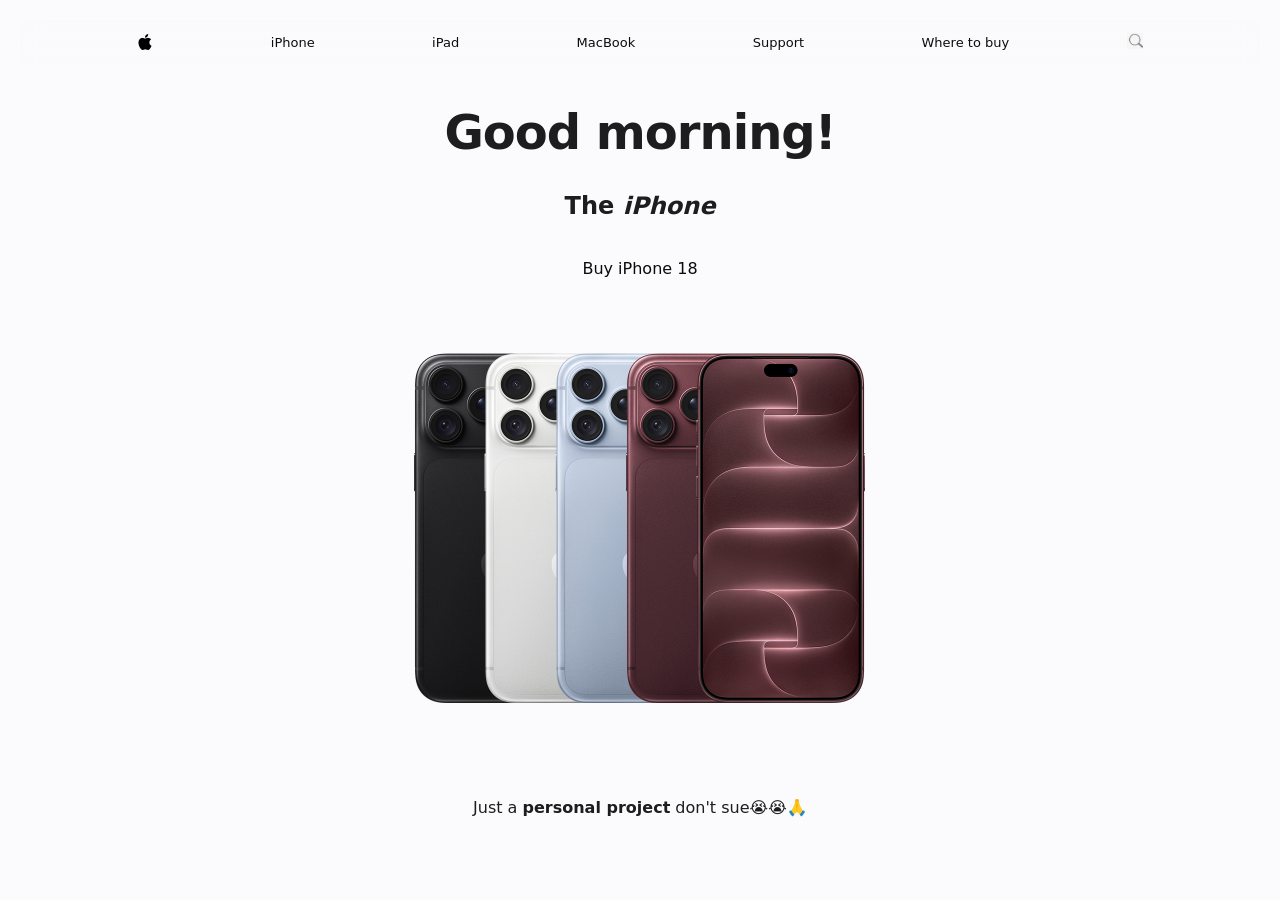
<file: index.html>
<!DOCTYPE html>
<html lang="en">
<head>
    <meta charset="UTF-8">
    <meta name="viewport" content="width=device-width, initial-scale=1.0">
    <title>Apple</title>
    <link rel="icon" type="image/png" href="applelogo.png">
    <link rel="stylesheet" href="style.css">
</head>
<body>
  <nav>
<img src="applelogo.png" alt="" width="25"> 
 <a href="iPhone.html">iPhone</a>  
<a href="ipad.html">iPad</a>   
<a href="Macbook.html">MacBook</a>
<a href="Support.html">Support</a> 
<a href="Wheretobuy.html">Where to buy</a> 
<a href="https://www.instagram.com/ieatcash1/?hl=en"><img src="searchicon.png" width="25"></a>
  </nav>
    
    <h1>Good morning!</h1>
   <h2>The <i>iPhone</i></h2>
   <br>
   <a href="https://www.apple.com/shop/buy-iphone">Buy iPhone 18</a>
   <br>
   <img src="iPhone.png" width="500">
   
   <div class="footer">
    <p>Just a <b>personal project</b> don't sue😭😭🙏</p>
   </div>
</body>
</html>
</file>
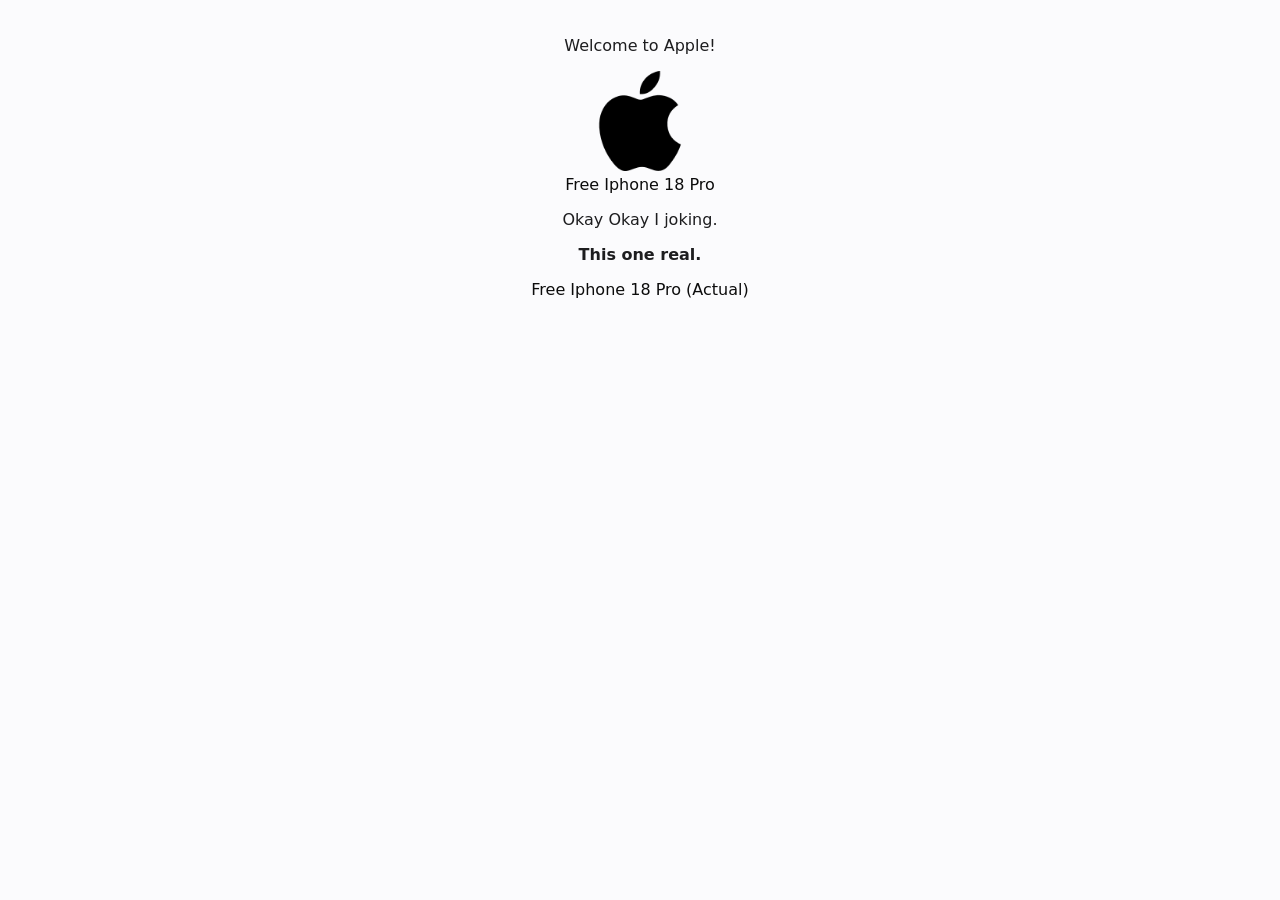
<file: applelogo.html>
<!DOCTYPE html>
<html lang="en">
<head>
    <meta charset="UTF-8">
    <meta name="viewport" content="width=device-width, initial-scale=1.0">
    <title>Apple</title>
    <link rel="stylesheet" href="style.css">
</head>
<body>
    <p>Welcome to Apple!</p>
    <img src="applelogo.png" alt="🤯🤯😱😱Apple Logo🤯🤯😱😱" width="100">
    <br>
    <a href="https://www.youtube.com/watch?v=MWBnovTO7KY" target="_blank">Free Iphone 18 Pro</a>

    <p>Okay Okay I joking.</p>
    <p><b>This one real.</b></p>

    <a href="https://www.youtube.com/watch?v=dQw4w9WgXcQ" target="_blank">Free Iphone 18 Pro (Actual)</a>
</body>
</html>
</file>
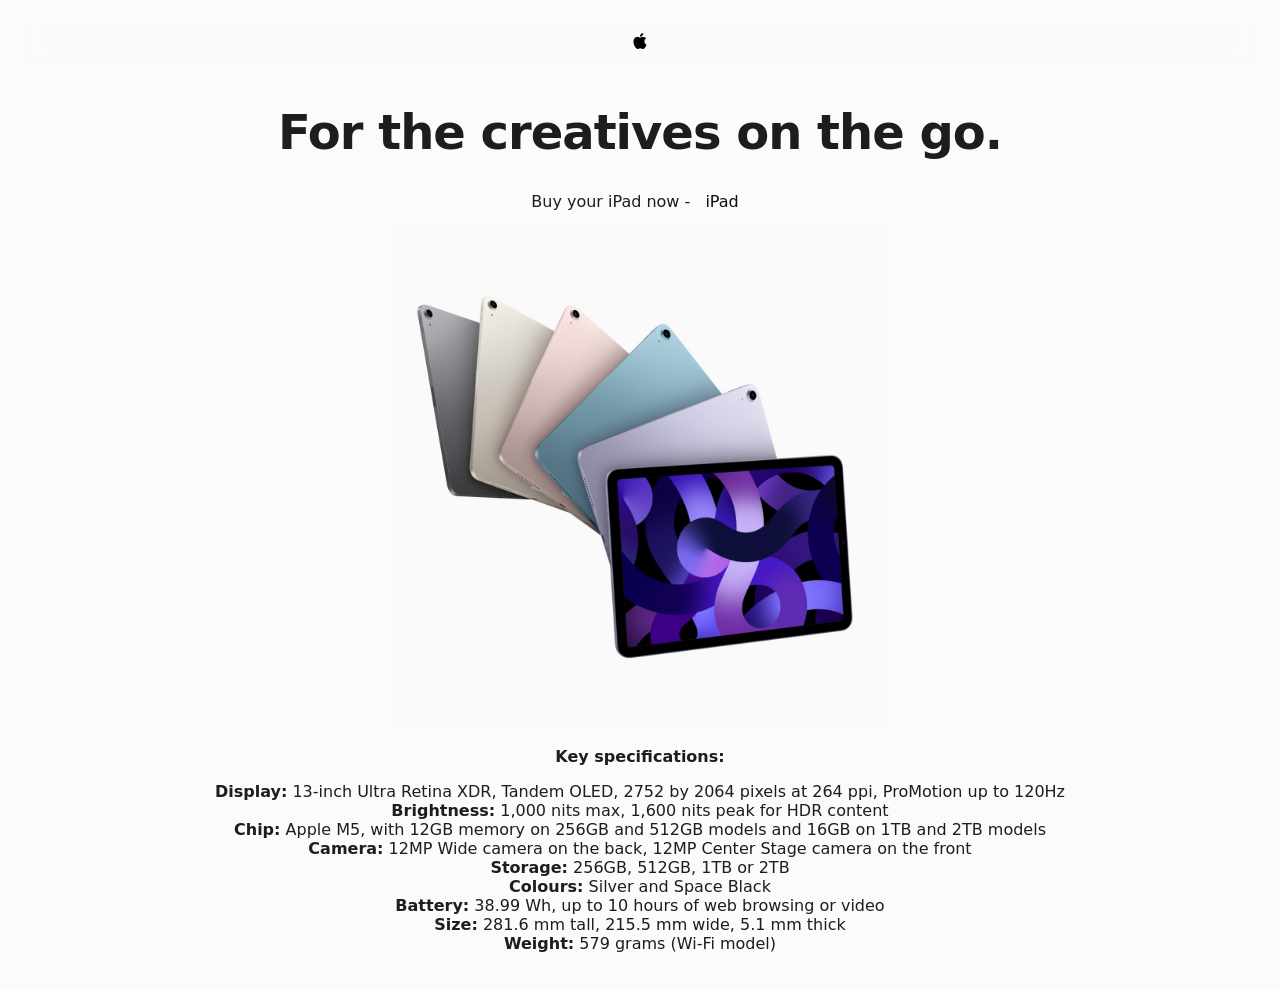
<file: ipad.html>
<!DOCTYPE html>
<html lang="en">
<head>
    <meta charset="UTF-8">
    <meta name="viewport" content="width=device-width, initial-scale=1.0">
    <title>iPad</title>
    <link rel="icon" type="image/png" href="applelogo.png">
    <link rel="stylesheet" href="style.css">
</head>
<body>
   <nav> 
    <a href="index.html"><img src="applelogo.png" alt="" width="25"></a>
   </nav>
    <h1>For the creatives on the go.</h1>
   <p>Buy your iPad now - <a href="https://www.apple.com/shop/buy-ipad">iPad</a></p>
   <img src="iPad.jpg" width="500"> 
   <br>
   <p><b>Key specifications:</b></p>
   <ul>
    <li><strong>Display:</strong> 13-inch Ultra Retina XDR, Tandem OLED, 2752 by 2064 pixels at 264 ppi, ProMotion up to 120Hz</li>
    <li><strong>Brightness:</strong> 1,000 nits max, 1,600 nits peak for HDR content</li>
    <li><strong>Chip:</strong> Apple M5, with 12GB memory on 256GB and 512GB models and 16GB on 1TB and 2TB models</li>
    <li><strong>Camera:</strong> 12MP Wide camera on the back, 12MP Center Stage camera on the front</li>
    <li><strong>Storage:</strong> 256GB, 512GB, 1TB or 2TB</li>
    <li><strong>Colours:</strong> Silver and Space Black</li>
    <li><strong>Battery:</strong> 38.99 Wh, up to 10 hours of web browsing or video</li>
    <li><strong>Size:</strong> 281.6 mm tall, 215.5 mm wide, 5.1 mm thick</li>
    <li><strong>Weight:</strong> 579 grams (Wi-Fi model)</li>
</ul>
  
</body>
</html>
</file>
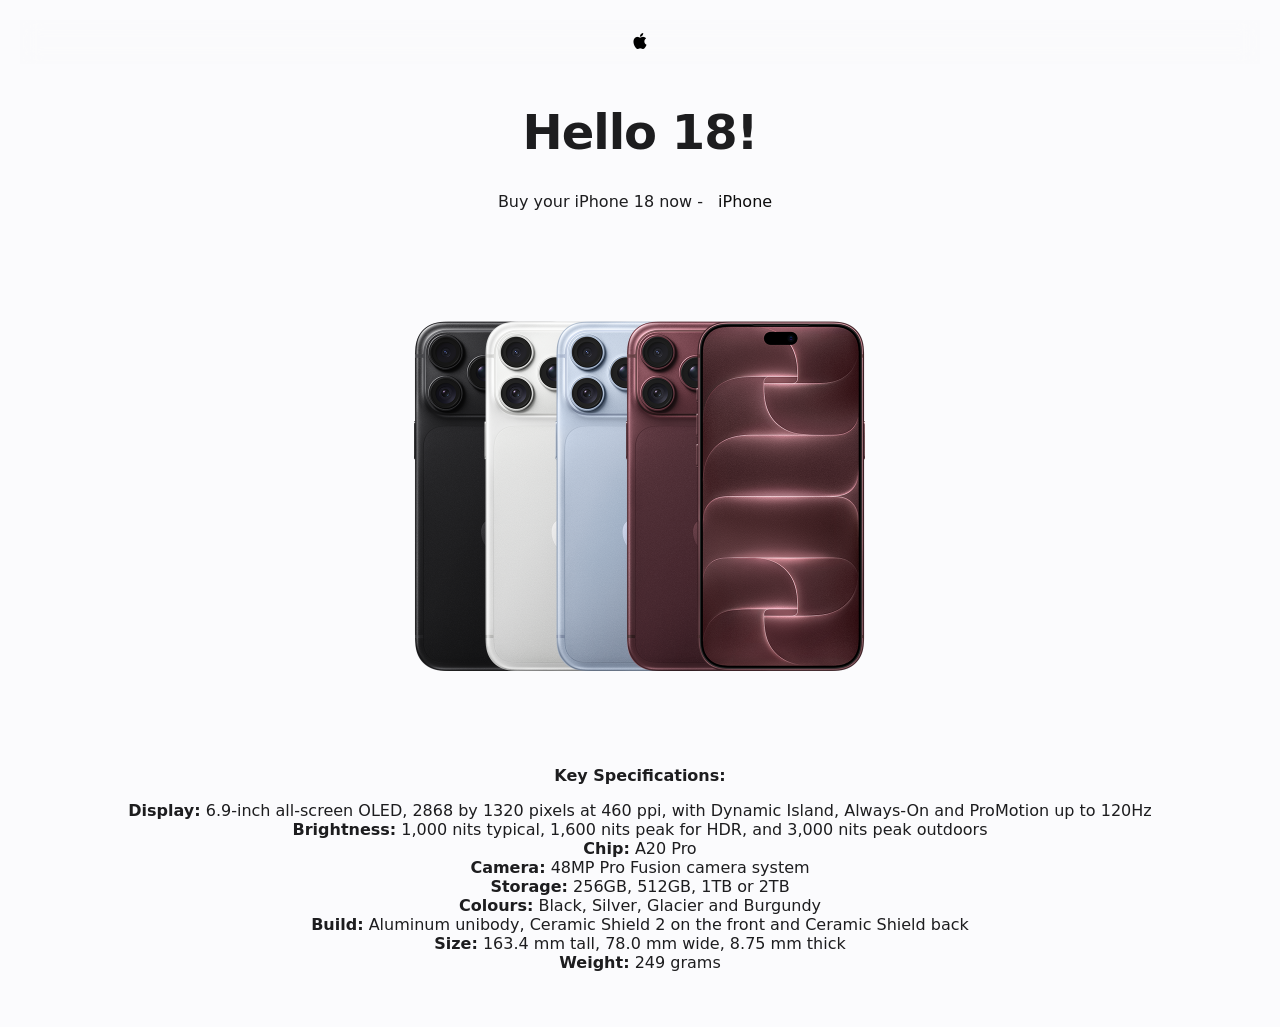
<file: iPhone.html>
<!DOCTYPE html>
<html lang="en">
<head>
    <meta charset="UTF-8">
    <meta name="viewport" content="width=device-width, initial-scale=1.0">
    <title>Buy iPhone</title>
    <link rel="icon" type="image/png" href="applelogo.png">
    <link rel="stylesheet" href="style.css">
</head>
<body>
   <nav>
    <a href="index.html"><img src="applelogo.png" width="25"></a>
    </nav>
    
    <h1>Hello 18!</h1>
    <p>Buy your iPhone 18 now - <a href="https://www.apple.com/shop/buy-iphone">iPhone</a></p>
    <br>

    <img src="iPhone.png" width="500">
   <br>
    <P>
<b>Key Specifications:</b>
</P>
<ul>
   <li><strong>Display:</strong> 6.9-inch all-screen OLED, 2868 by 1320 pixels at 460 ppi, with Dynamic Island, Always-On and ProMotion up to 120Hz<br></li>
    <li><strong>Brightness:</strong> 1,000 nits typical, 1,600 nits peak for HDR, and 3,000 nits peak outdoors<br></li>
    <li><strong>Chip:</strong> A20 Pro<br></li>
    <li><strong>Camera:</strong> 48MP Pro Fusion camera system<br></li>
    <li><strong>Storage:</strong> 256GB, 512GB, 1TB or 2TB<br></li>
    <li><strong>Colours:</strong> Black, Silver, Glacier and Burgundy<br></li>
    <li><strong>Build:</strong> Aluminum unibody, Ceramic Shield 2 on the front and Ceramic Shield back<br></li>
    <li><strong>Size:</strong> 163.4 mm tall, 78.0 mm wide, 8.75 mm thick<br></li>
    <li><strong>Weight:</strong> 249 grams</li>
    </ul>

    </p>
    <br>

</body>
</html>
</file>
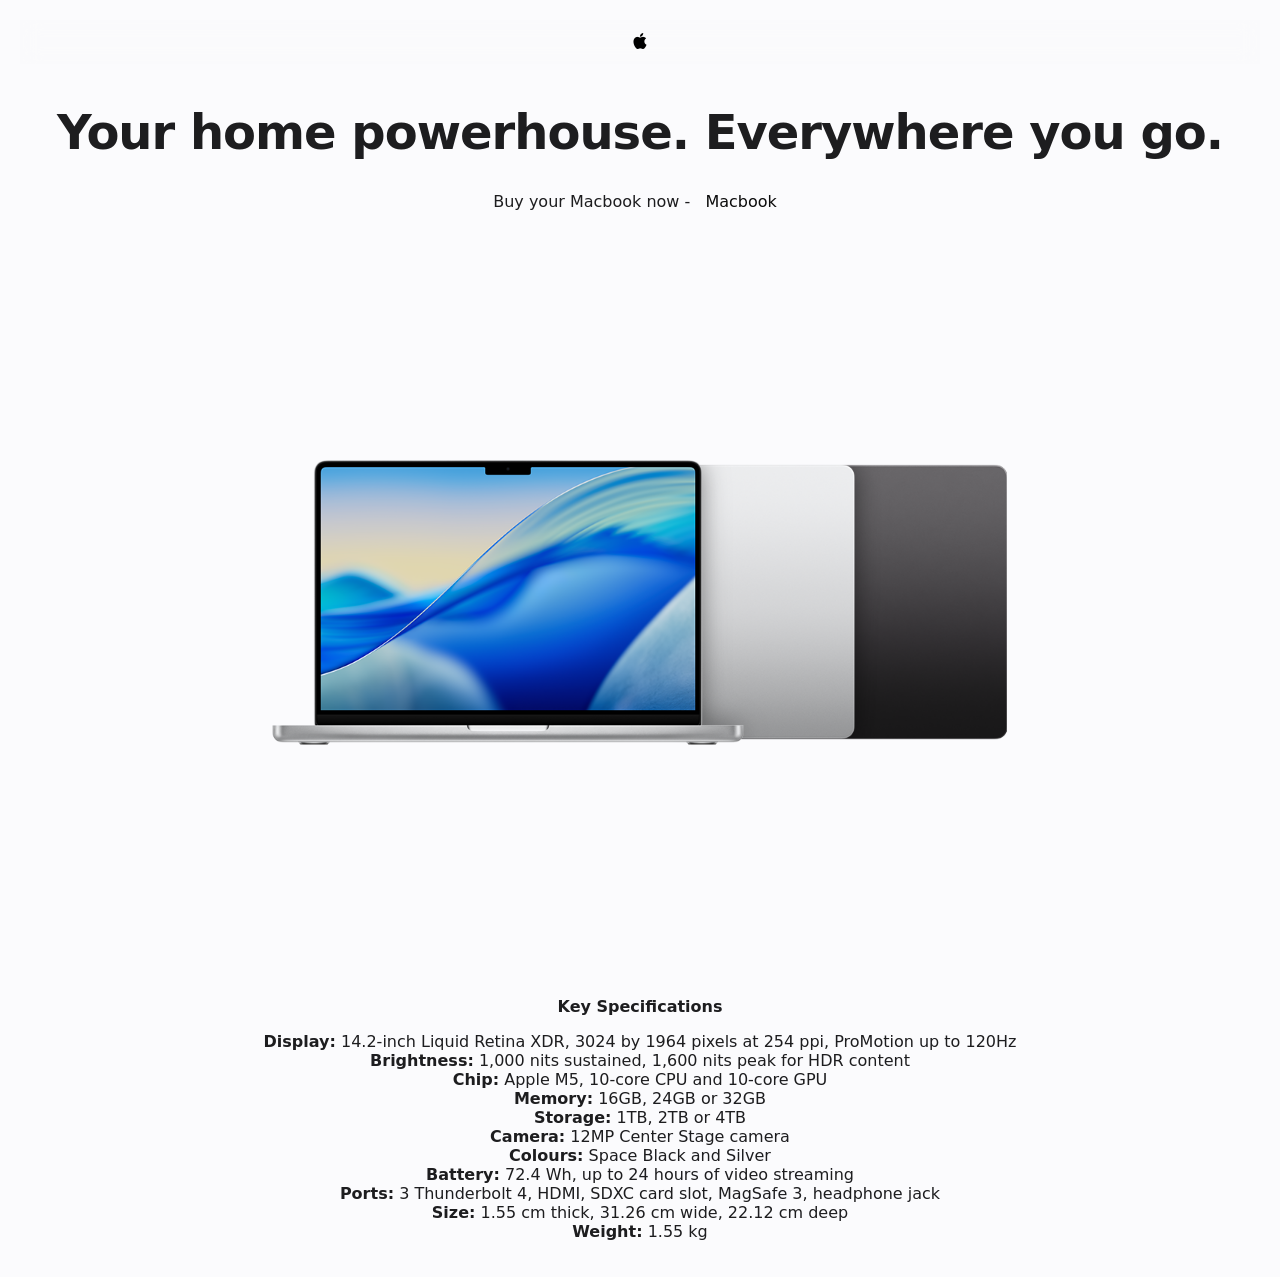
<file: Macbook.html>
<!DOCTYPE html>
<html lang="en">
<head>
    <meta charset="UTF-8">
    <meta name="viewport" content="width=device-width, initial-scale=1.0">
    <title>Macbook</title>
    <link rel="icon" type="image/png" href="applelogo.png">
    <link rel="stylesheet" href="style.css">
</head>
<body>
    <nav>
    <a href="index.html"><img src="applelogo.png" alt="" width="25"></a>
    </nav>
    <h1>Your home powerhouse. Everywhere you go.</h1>
    <p>Buy your Macbook now - <a href="https://www.apple.com/shop/buy-mac">Macbook</a> </p>
    <img src="Macbook.png" width="750">
    
    <br>
     <p><b>Key Specifications</b> </p>
      <ul>
    <li><strong>Display:</strong> 14.2-inch Liquid Retina XDR, 3024 by 1964 pixels at 254 ppi, ProMotion up to 120Hz</li>
    <li><strong>Brightness:</strong> 1,000 nits sustained, 1,600 nits peak for HDR content</li>
    <li><strong>Chip:</strong> Apple M5, 10-core CPU and 10-core GPU</li>
    <li><strong>Memory:</strong> 16GB, 24GB or 32GB</li>
    <li><strong>Storage:</strong> 1TB, 2TB or 4TB</li>
    <li><strong>Camera:</strong> 12MP Center Stage camera</li>
    <li><strong>Colours:</strong> Space Black and Silver</li>
    <li><strong>Battery:</strong> 72.4 Wh, up to 24 hours of video streaming</li>
    <li><strong>Ports:</strong> 3 Thunderbolt 4, HDMI, SDXC card slot, MagSafe 3, headphone jack</li>
    <li><strong>Size:</strong> 1.55 cm thick, 31.26 cm wide, 22.12 cm deep</li>
    <li><strong>Weight:</strong> 1.55 kg</li>
</ul>  
</body>
</html>
</file>
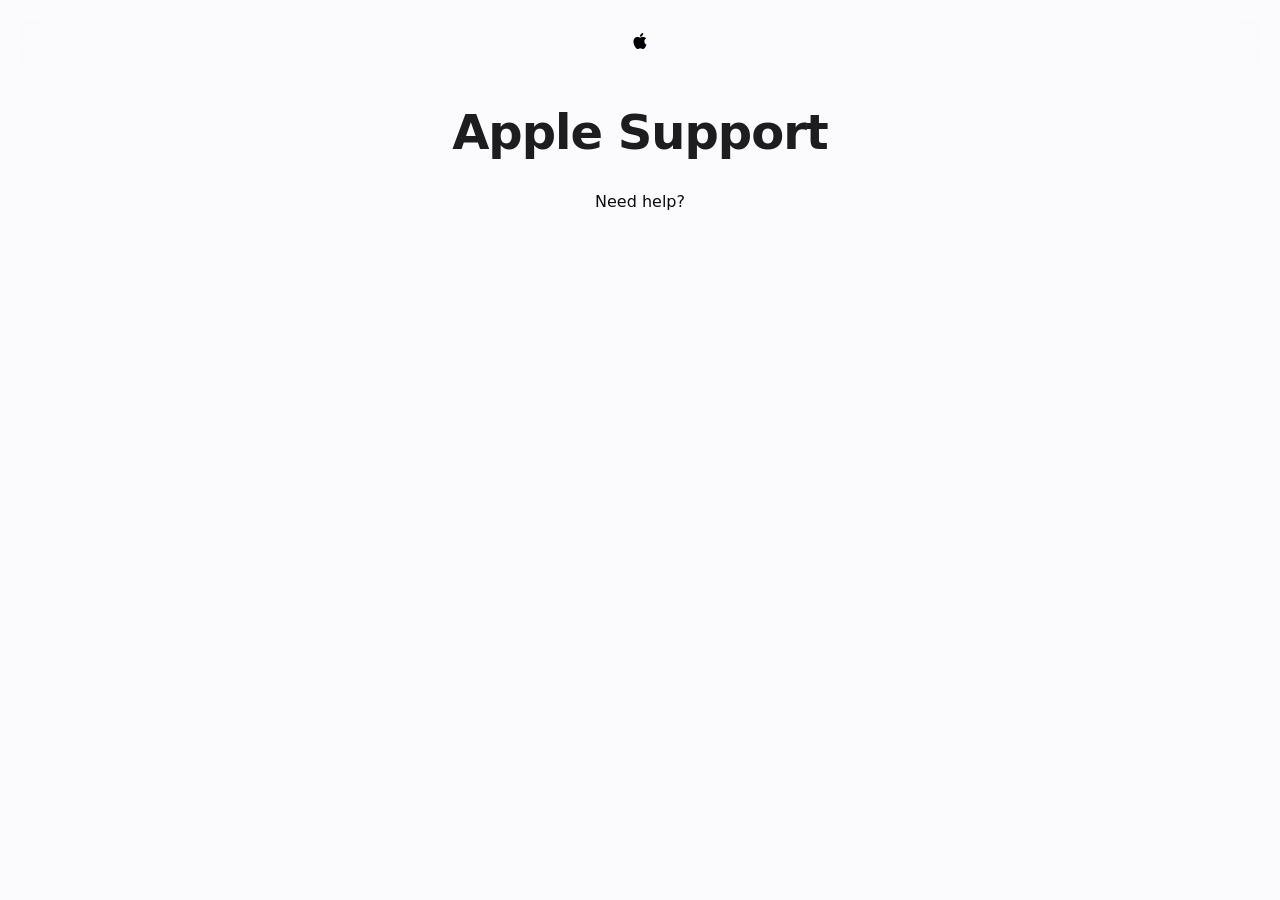
<file: Support.html>
<!DOCTYPE html>
<html lang="en">
<head>
    <meta charset="UTF-8">
    <meta name="viewport" content="width=device-width, initial-scale=1.0">
    <title>Support</title>
    <link rel="icon" type="image/png" href="applelogo.png">
<link rel="stylesheet" href="style.css">
</head>
<body>
    <nav>
        <a href="index.html"><img src="applelogo.png" alt="Apple Logo" width="25"></a>
    </nav>
     <h1>Apple Support</h1>
<a href="https://support.apple.com/en-ke?cid=gn-ols-home-hp-tab">Need help?</a>
</body>
</html>
</file>
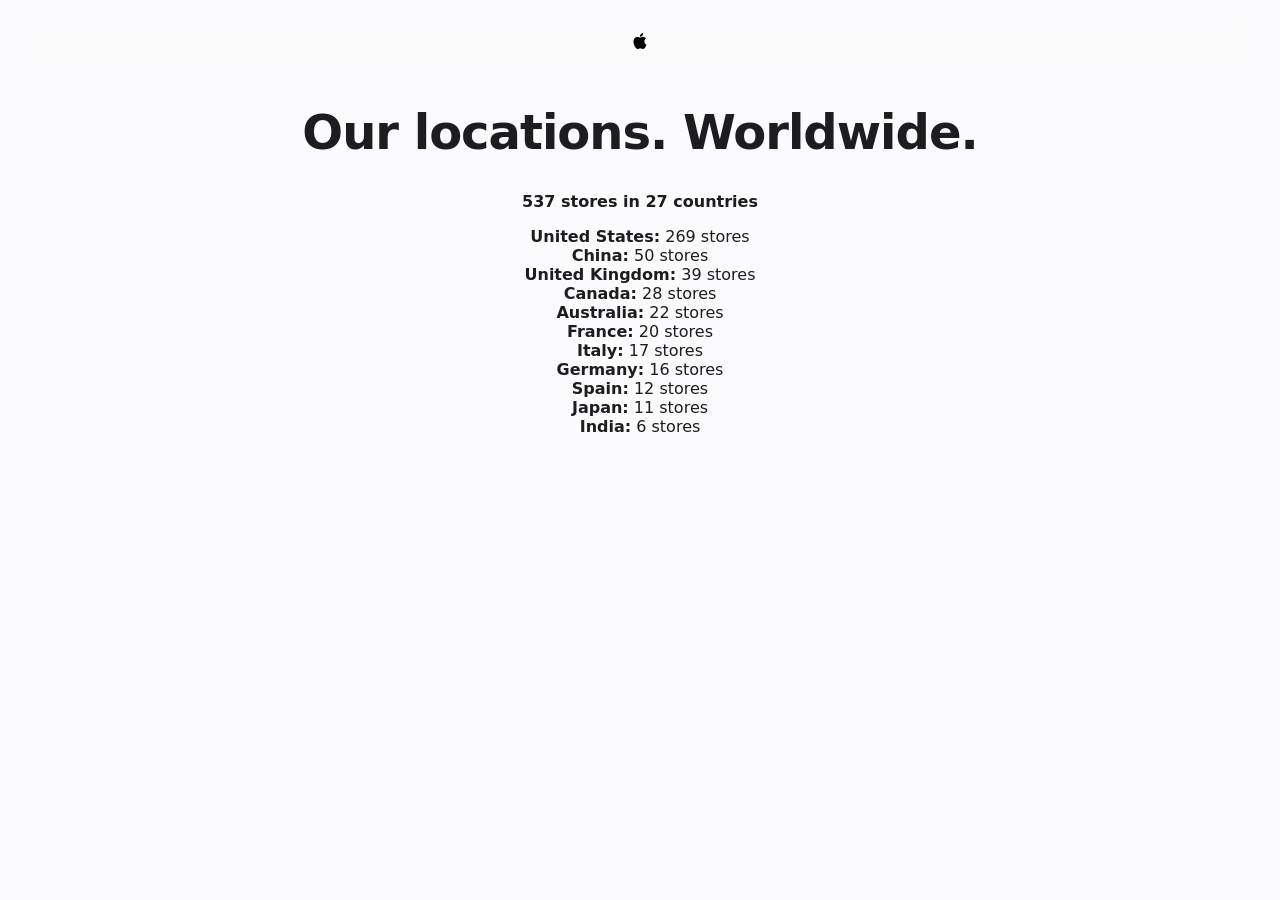
<file: Wheretobuy.html>
<!DOCTYPE html>
<html lang="en">
<head>
    <meta charset="UTF-8">
    <meta name="viewport" content="width=device-width, initial-scale=1.0">
    <title>Where to buy</title>
    <link rel="icon" type="image/png" href="applelogo.png">
<link rel="stylesheet" href="style.css">
</head>
<body>
    <nav>
        <a href="index.html"><img src="applelogo.png" alt="Apple Logo" width="25"></a>
    </nav>
     <h1>Our locations. Worldwide.</h1>
     <p><b>537 stores in 27 countries</b></p>

<ul>
    <li><strong>United States:</strong> 269 stores</li>
    <li><strong>China:</strong> 50 stores</li>
    <li><strong>United Kingdom:</strong> 39 stores</li>
    <li><strong>Canada:</strong> 28 stores</li>
    <li><strong>Australia:</strong> 22 stores</li>
    <li><strong>France:</strong> 20 stores</li>
    <li><strong>Italy:</strong> 17 stores</li>
    <li><strong>Germany:</strong> 16 stores</li>
    <li><strong>Spain:</strong> 12 stores</li>
    <li><strong>Japan:</strong> 11 stores</li>
    <li><strong>India:</strong> 6 stores</li>
</ul>

</body>
</html>
</file>
<file: style.css>
body {
    background-color: #fbfbfd;
    color: #1d1d1f;
    font-family: system-ui, -apple-system, BlinkMacSystemFont, 'Segoe UI', Roboto, Oxygen, Ubuntu, Cantarell, 'Open Sans', 'Helvetica Neue', sans-serif;
    text-align: center;
    max-width: auto;
    margin: 0 auto;
    padding: 20px;
}

h1 {
    font-size: 48px;
    letter-spacing: -1px;
}

a {
    color: #0c0c0c;
    text-decoration: none;
    margin: 0 10px;
    font-family: system-ui, -apple-system, BlinkMacSystemFont, 'Segoe UI', Roboto, Oxygen, Ubuntu, Cantarell, 'Open Sans', 'Helvetica Neue', sans-serif;
    

}
a:hover {
    opacity: 0.7;
}

img {
    max-width: 100%;
}

nav {
    position: sticky;
    top: 0;
   z-index: 100;
   background-color: rgba(250, 250, 252, 0.8);
   -webkit-backdrop-filter: saturate(180%) blur(10px);
   backdrop-filter: saturate(180%) blur(10px);
    padding: 12px;
    margin-bottom: 40px;
    height: 44px;
    padding: 0px;
    display: flex;
    align-items: center;
    justify-content: space-evenly;

   
}
nav a{
    font-size:13px;
    margin: 0;

}
nav img{
    width:16px;
}
ul{
    list-style: none;
    padding: 0;
}
</file>
